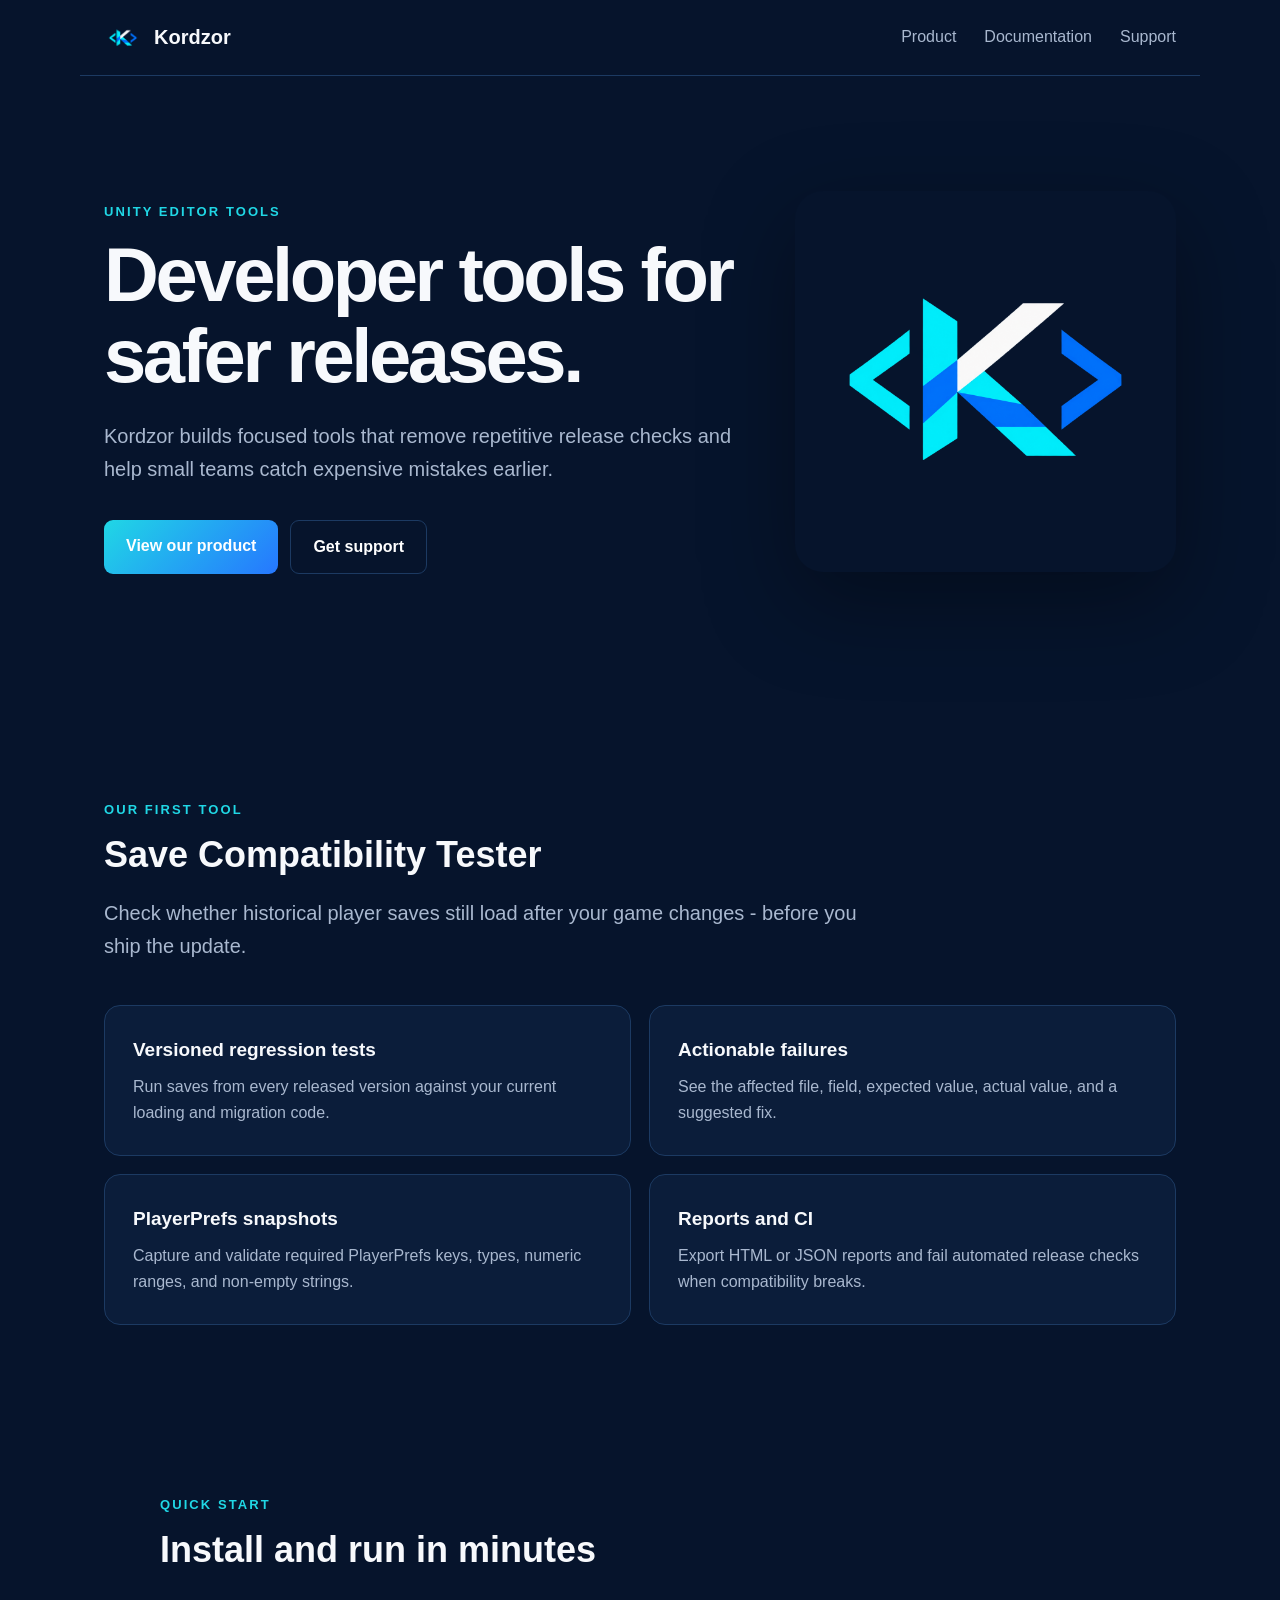
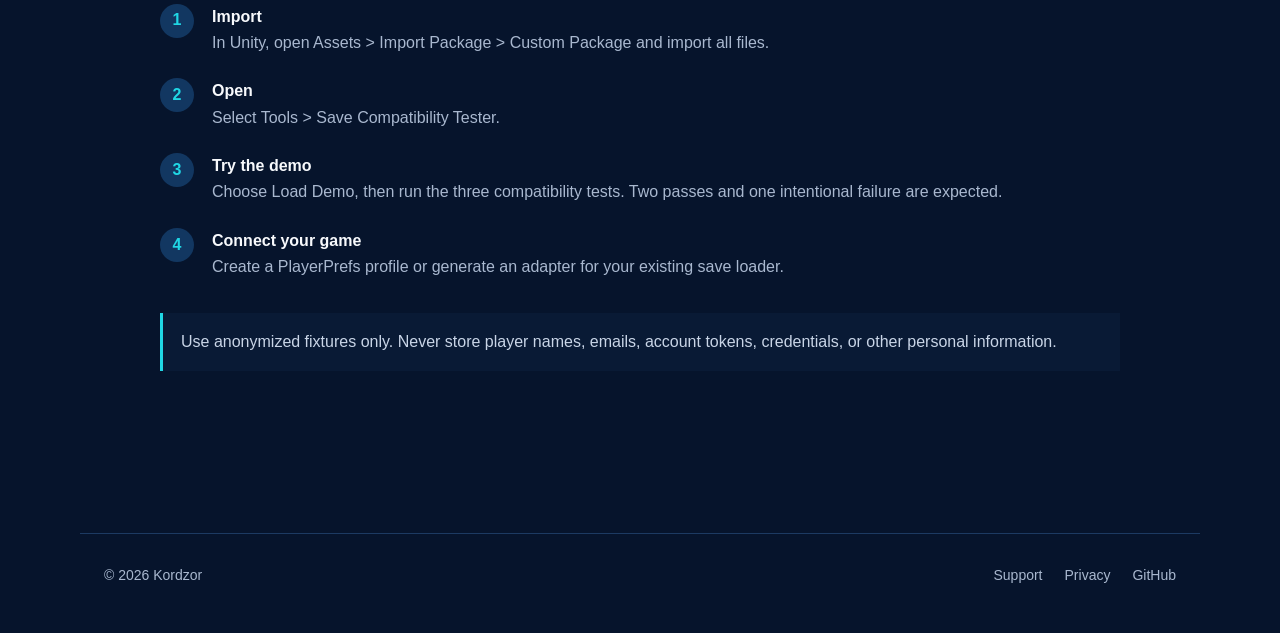
<file: index.html>
<!doctype html>
<html lang="en">
<head>
  <meta charset="utf-8">
  <meta name="viewport" content="width=device-width, initial-scale=1">
  <title>Kordzor - Developer Tools for Safer Releases</title>
  <meta name="description" content="Kordzor builds practical Unity editor tools that help developers ship safer updates.">
  <meta property="og:title" content="Kordzor - Developer Tools for Safer Releases">
  <meta property="og:description" content="Focused Unity editor tools for safer game updates.">
  <meta property="og:image" content="https://kordzor-tech.github.io/assets/promo-banner.png">
  <link rel="icon" href="assets/logo.png">
  <link rel="stylesheet" href="styles.css">
</head>
<body>
  <header class="nav">
    <a class="brand" href="index.html"><img src="assets/logo.png" alt="Kordzor logo"><span>Kordzor</span></a>
    <nav><a href="#product">Product</a><a href="#docs">Documentation</a><a href="support.html">Support</a></nav>
  </header>

  <main>
    <section class="hero">
      <div class="hero-copy">
        <p class="eyebrow">UNITY EDITOR TOOLS</p>
        <h1>Developer tools for safer releases.</h1>
        <p class="lead">Kordzor builds focused tools that remove repetitive release checks and help small teams catch expensive mistakes earlier.</p>
        <div class="actions"><a class="button" href="#product">View our product</a><a class="button secondary" href="support.html">Get support</a></div>
      </div>
      <img class="hero-mark" src="assets/logo.png" alt="">
    </section>

    <section id="product" class="section">
      <p class="eyebrow">OUR FIRST TOOL</p>
      <h2>Save Compatibility Tester</h2>
      <p class="section-intro">Check whether historical player saves still load after your game changes - before you ship the update.</p>
      <div class="feature-grid">
        <article><h3>Versioned regression tests</h3><p>Run saves from every released version against your current loading and migration code.</p></article>
        <article><h3>Actionable failures</h3><p>See the affected file, field, expected value, actual value, and a suggested fix.</p></article>
        <article><h3>PlayerPrefs snapshots</h3><p>Capture and validate required PlayerPrefs keys, types, numeric ranges, and non-empty strings.</p></article>
        <article><h3>Reports and CI</h3><p>Export HTML or JSON reports and fail automated release checks when compatibility breaks.</p></article>
      </div>
    </section>

    <section id="docs" class="section panel">
      <p class="eyebrow">QUICK START</p>
      <h2>Install and run in minutes</h2>
      <ol class="steps">
        <li><span>1</span><div><strong>Import</strong><p>In Unity, open Assets &gt; Import Package &gt; Custom Package and import all files.</p></div></li>
        <li><span>2</span><div><strong>Open</strong><p>Select Tools &gt; Save Compatibility Tester.</p></div></li>
        <li><span>3</span><div><strong>Try the demo</strong><p>Choose Load Demo, then run the three compatibility tests. Two passes and one intentional failure are expected.</p></div></li>
        <li><span>4</span><div><strong>Connect your game</strong><p>Create a PlayerPrefs profile or generate an adapter for your existing save loader.</p></div></li>
      </ol>
      <p class="note">Use anonymized fixtures only. Never store player names, emails, account tokens, credentials, or other personal information.</p>
    </section>
  </main>

  <footer><span>© 2026 Kordzor</span><span><a href="support.html">Support</a><a href="privacy.html">Privacy</a><a href="https://github.com/kordzor-tech" rel="noopener">GitHub</a></span></footer>
</body>
</html>
</file>
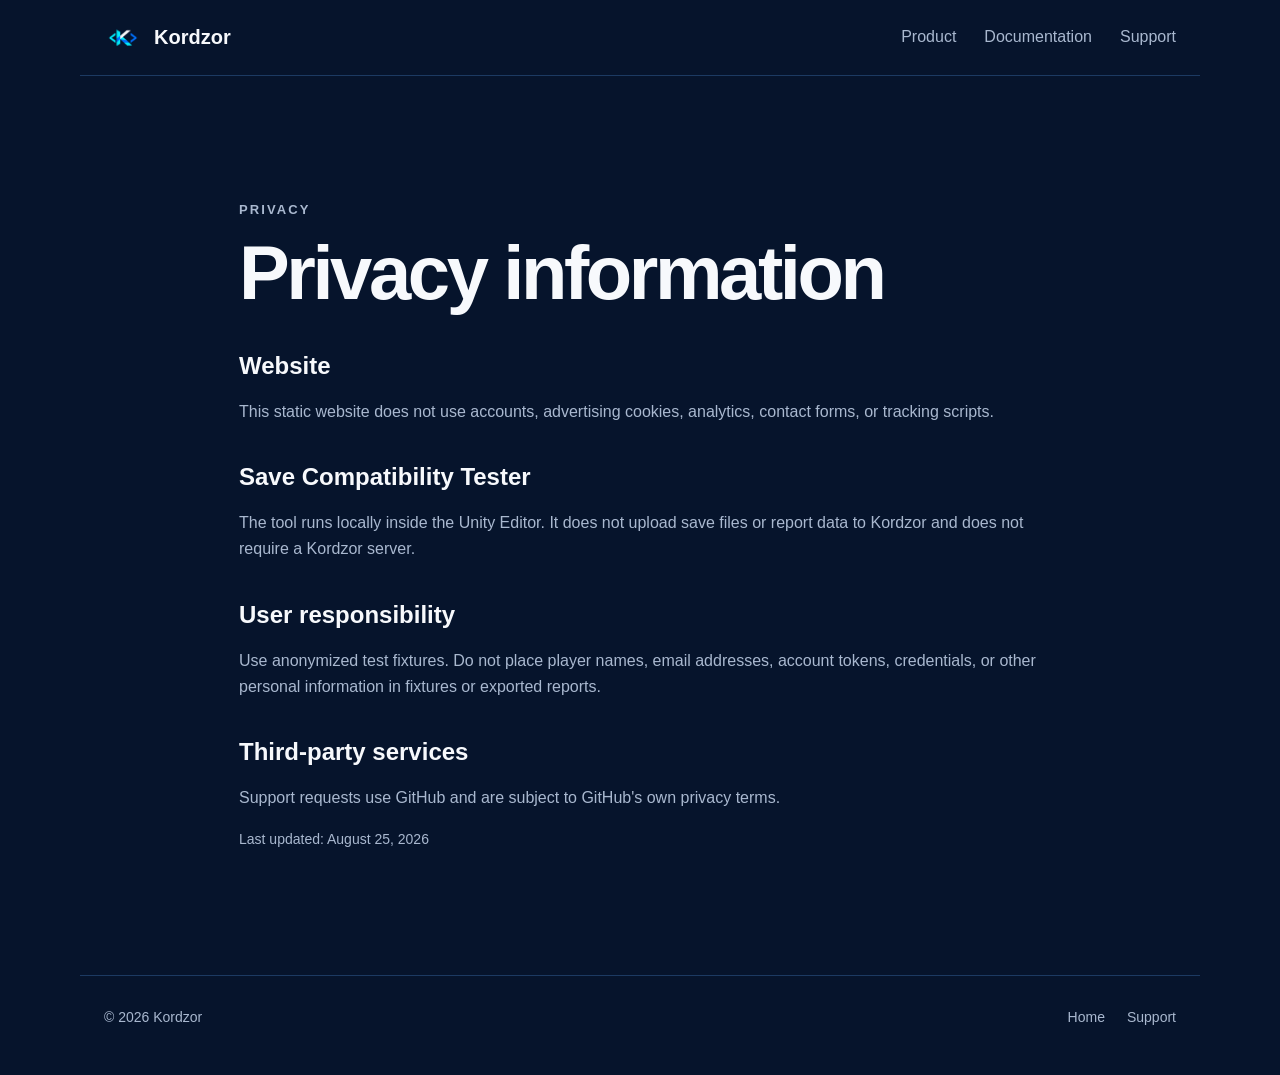
<file: privacy.html>
<!doctype html>
<html lang="en">
<head>
  <meta charset="utf-8">
  <meta name="viewport" content="width=device-width, initial-scale=1">
  <title>Privacy - Kordzor</title>
  <meta name="description" content="Privacy information for Kordzor products and website.">
  <link rel="icon" href="assets/logo.png">
  <link rel="stylesheet" href="styles.css">
</head>
<body>
  <header class="nav">
    <a class="brand" href="index.html"><img src="assets/logo.png" alt="Kordzor logo"><span>Kordzor</span></a>
    <nav><a href="index.html#product">Product</a><a href="index.html#docs">Documentation</a><a href="support.html">Support</a></nav>
  </header>
  <main class="page legal">
    <p class="eyebrow">PRIVACY</p>
    <h1>Privacy information</h1>
    <h2>Website</h2>
    <p>This static website does not use accounts, advertising cookies, analytics, contact forms, or tracking scripts.</p>
    <h2>Save Compatibility Tester</h2>
    <p>The tool runs locally inside the Unity Editor. It does not upload save files or report data to Kordzor and does not require a Kordzor server.</p>
    <h2>User responsibility</h2>
    <p>Use anonymized test fixtures. Do not place player names, email addresses, account tokens, credentials, or other personal information in fixtures or exported reports.</p>
    <h2>Third-party services</h2>
    <p>Support requests use GitHub and are subject to GitHub's own privacy terms.</p>
    <p class="muted">Last updated: August 25, 2026</p>
  </main>
  <footer><span>© 2026 Kordzor</span><span><a href="index.html">Home</a><a href="support.html">Support</a></span></footer>
</body>
</html>
</file>
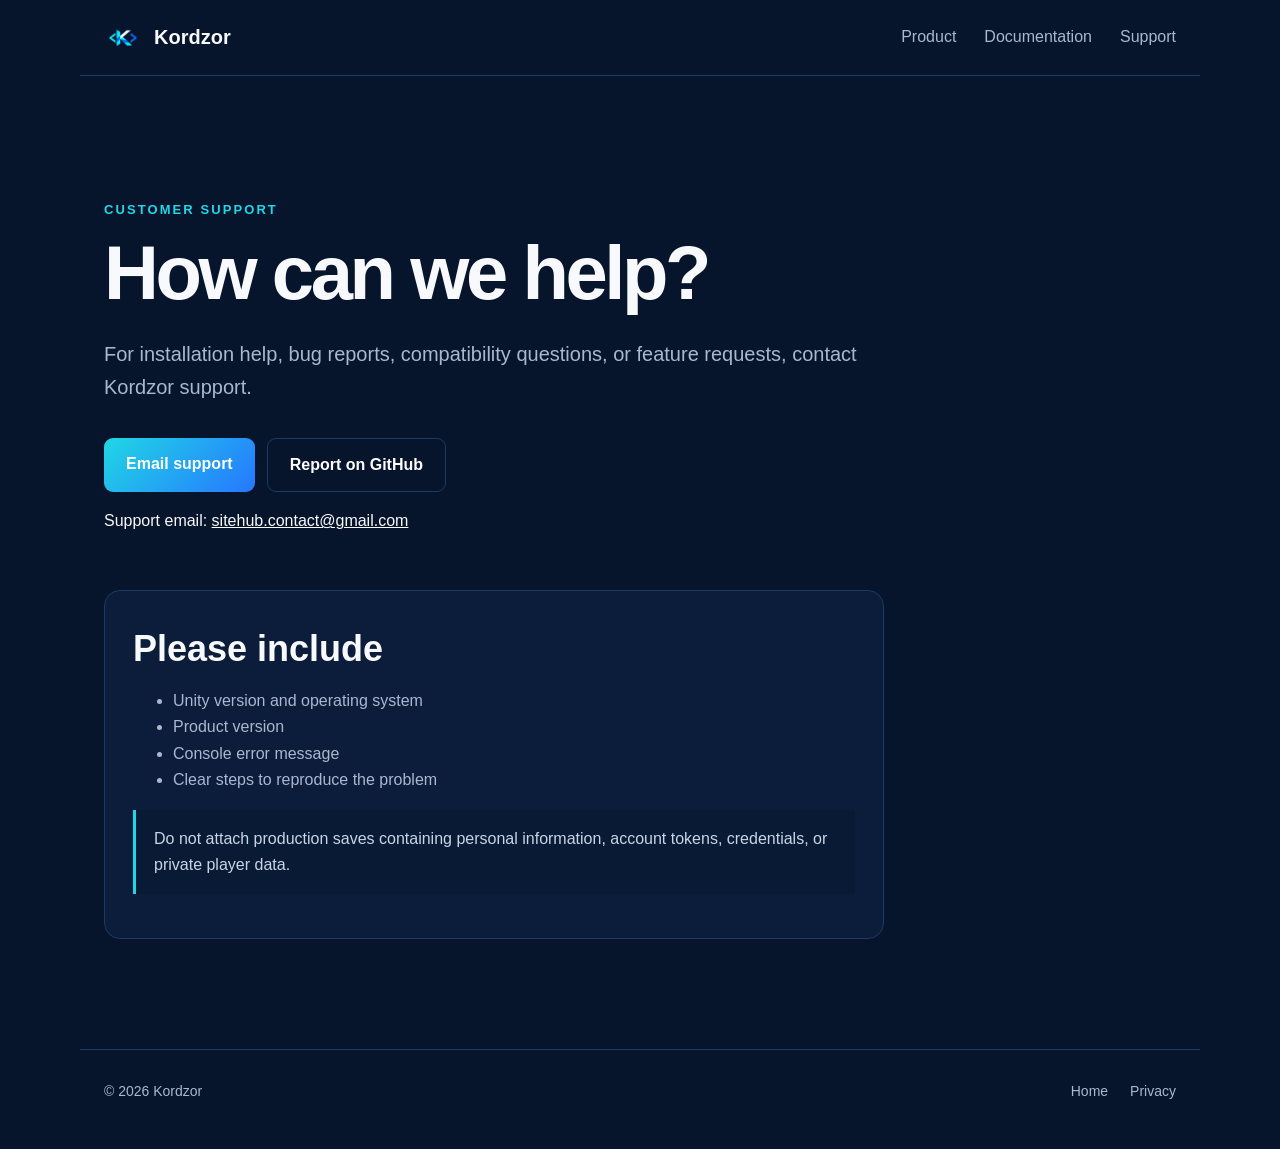
<file: support.html>
<!doctype html>
<html lang="en">
<head>
  <meta charset="utf-8">
  <meta name="viewport" content="width=device-width, initial-scale=1">
  <title>Support - Kordzor</title>
  <meta name="description" content="Support for Kordzor developer tools.">
  <link rel="icon" href="assets/logo.png">
  <link rel="stylesheet" href="styles.css">
</head>
<body>
  <header class="nav">
    <a class="brand" href="index.html"><img src="assets/logo.png" alt="Kordzor logo"><span>Kordzor</span></a>
    <nav><a href="index.html#product">Product</a><a href="index.html#docs">Documentation</a><a href="support.html">Support</a></nav>
  </header>
  <main class="page">
    <p class="eyebrow">CUSTOMER SUPPORT</p>
    <h1>How can we help?</h1>
    <p class="lead">For installation help, bug reports, compatibility questions, or feature requests, contact Kordzor support.</p>
    <div class="actions">
      <a class="button" href="mailto:sitehub.contact@gmail.com">Email support</a>
      <a class="button secondary" href="https://github.com/kordzor-tech/kordzor-tech.github.io/issues/new" rel="noopener">Report on GitHub</a>
    </div>
    <p>Support email: <a href="mailto:sitehub.contact@gmail.com">sitehub.contact@gmail.com</a></p>
    <section class="support-box">
      <h2>Please include</h2>
      <ul>
        <li>Unity version and operating system</li>
        <li>Product version</li>
        <li>Console error message</li>
        <li>Clear steps to reproduce the problem</li>
      </ul>
      <p class="note">Do not attach production saves containing personal information, account tokens, credentials, or private player data.</p>
    </section>
  </main>
  <footer><span>© 2026 Kordzor</span><span><a href="index.html">Home</a><a href="privacy.html">Privacy</a></span></footer>
</body>
</html>
</file>
<file: styles.css>
:root{--bg:#06142c;--panel:#0b1d3a;--text:#f7f9fc;--muted:#a9b8cf;--cyan:#20d7e5;--blue:#2677ff;--line:#1c3a62;--max:1120px}*{box-sizing:border-box}html{scroll-behavior:smooth}body{margin:0;background:var(--bg);color:var(--text);font-family:Inter,Segoe UI,Arial,sans-serif;line-height:1.65}a{color:inherit}.nav{height:76px;display:flex;align-items:center;justify-content:space-between;max-width:var(--max);margin:auto;padding:0 24px;border-bottom:1px solid var(--line)}.brand{display:flex;gap:12px;align-items:center;text-decoration:none;font-size:20px;font-weight:750}.brand img{width:38px;height:38px;border-radius:9px}.nav nav{display:flex;gap:28px}.nav nav a,footer a{color:var(--muted);text-decoration:none}.nav nav a:hover,footer a:hover{color:var(--cyan)}main{max-width:var(--max);margin:auto;padding:0 24px}.hero{min-height:610px;display:grid;grid-template-columns:1.25fr .75fr;align-items:center;gap:56px}.hero h1,.page h1{font-size:clamp(44px,7vw,76px);line-height:1.06;letter-spacing:-.045em;margin:12px 0 24px}.lead,.section-intro{font-size:20px;color:var(--muted);max-width:760px}.eyebrow{color:var(--cyan);font-size:13px;font-weight:800;letter-spacing:.16em}.hero-mark{width:100%;max-width:390px;justify-self:end;border-radius:28px;box-shadow:0 30px 90px rgba(0,0,0,.35)}.actions{display:flex;gap:12px;margin-top:34px}.button{display:inline-block;background:linear-gradient(135deg,var(--cyan),var(--blue));padding:13px 22px;border-radius:9px;text-decoration:none;color:white;font-weight:750}.button.secondary{background:transparent;border:1px solid var(--line)}.section{padding:100px 0}.section h2,.support-box h2,.legal h2{font-size:36px;line-height:1.2;margin:8px 0 18px}.feature-grid{display:grid;grid-template-columns:repeat(2,1fr);gap:18px;margin-top:42px}.feature-grid article,.support-box{padding:28px;border:1px solid var(--line);border-radius:16px;background:var(--panel)}.feature-grid h3{margin:0 0 9px;font-size:19px}.feature-grid p,.steps p{color:var(--muted);margin:0}.panel{padding:56px;margin-bottom:90px}.steps{list-style:none;padding:0;margin:32px 0;display:grid;gap:22px}.steps li{display:flex;gap:18px}.steps li>span{display:grid;place-items:center;min-width:34px;height:34px;border-radius:50%;background:#123761;color:var(--cyan);font-weight:800}.note{padding:16px 18px;border-left:3px solid var(--cyan);background:#091a35;color:#c9d5e7}.page{min-height:760px;padding-top:110px;padding-bottom:110px}.page .lead{margin-bottom:30px}.support-box{margin-top:55px;max-width:780px}.support-box ul{color:var(--muted)}.legal{max-width:850px}.legal h2{font-size:24px;margin-top:38px}.legal p{color:var(--muted)}.muted{font-size:14px}footer{max-width:var(--max);margin:auto;padding:30px 24px 46px;border-top:1px solid var(--line);display:flex;justify-content:space-between;color:var(--muted);font-size:14px}footer span:last-child{display:flex;gap:22px}@media(max-width:720px){.nav nav{gap:14px;font-size:14px}.hero{grid-template-columns:1fr;min-height:auto;padding:90px 0}.hero-mark{display:none}.feature-grid{grid-template-columns:1fr}.section{padding:70px 0}.panel{padding:28px 20px}.page{padding-top:75px}.nav{padding:0 16px}main{padding:0 18px}footer{flex-direction:column;gap:14px}}
</file>
